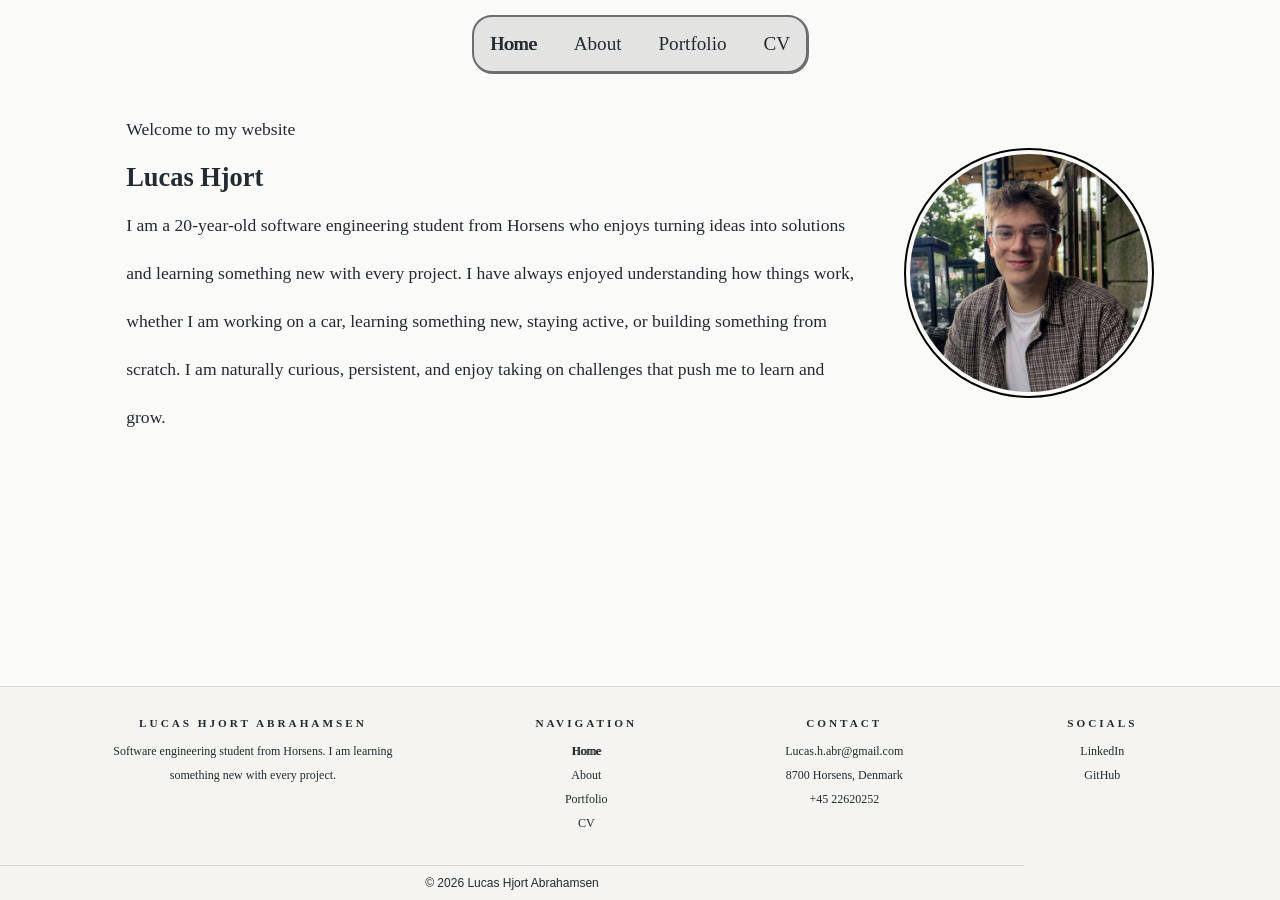
<file: index.html>
<!doctype html>
<html lang="en">
  <head>
    <meta charset="utf-8" />
    <meta name="viewport" content="width=device-width, initial-scale=1" />
    <title>Lucas Hjort | Home</title>
    <link rel="stylesheet" href="style.css" />
  </head>
  <body class="container">
    <header>
      <nav>
        <ul>
          <li><a href="index.html" class="active" id="hoverleft">Home</a></li>
          <li><a href="about.html">About</a></li>
          <li><a href="portfolio.html">Portfolio</a></li>
          <li><a href="cv.html" id="hoverright">CV</a></li>
        </ul>
      </nav>
    </header>
    <main>
      <section class="intro">
        <div class="introtext">
          <p>Welcome to my website</p>
          <h1>Lucas Hjort</h1>
          <p>
            I am a 20-year-old software engineering student from Horsens who
            enjoys turning ideas into solutions and learning something new with
            every project. I have always enjoyed understanding how things work,
            whether I am working on a car, learning something new, staying
            active, or building something from scratch. I am naturally curious,
            persistent, and enjoy taking on challenges that push me to learn and
            grow.
          </p>
        </div>
        <img class="portrait" src="pictures/mig.jpg" alt="Lucas" />
      </section>
    </main>
    <footer>
      <div class="footercontainer">
        <div class="footer-section">
          <h1>LUCAS HJORT ABRAHAMSEN</h1>
          <ul>
            <li>
              Software engineering student from Horsens. I am learning something
              new with every project.
            </li>
          </ul>
        </div>
        <div class="footer-section">
          <h1>NAVIGATION</h1>
          <ul>
            <li><a href="index.html" class="active">Home</a></li>
            <li><a href="about.html">About</a></li>
            <li><a href="portfolio.html">Portfolio</a></li>
            <li><a href="cv.html">CV</a></li>
          </ul>
        </div>
        <div class="footer-section">
          <h1>CONTACT</h1>
          <ul>
            <li>Lucas.h.abr@gmail.com</li>
            <li>8700 Horsens, Denmark</li>
            <li>+45 22620252</li>
          </ul>
        </div>
        <div class="footer-section">
          <h1>SOCIALS</h1>
          <ul>
            <li>
              <a
                href="https://www.linkedin.com/in/lucas-hjort-abrahamsen-8349b119a/"
                target="_blank"
                >LinkedIn</a
              >
            </li>
            <li>
              <a href="https://github.com/LucasHjort1" target="_blank"
                >GitHub</a
              >
            </li>
          </ul>
        </div>
      </div>
      <div id="underfooter">© 2026 Lucas Hjort Abrahamsen</div>
    </footer>
  </body>
</html>
</file>
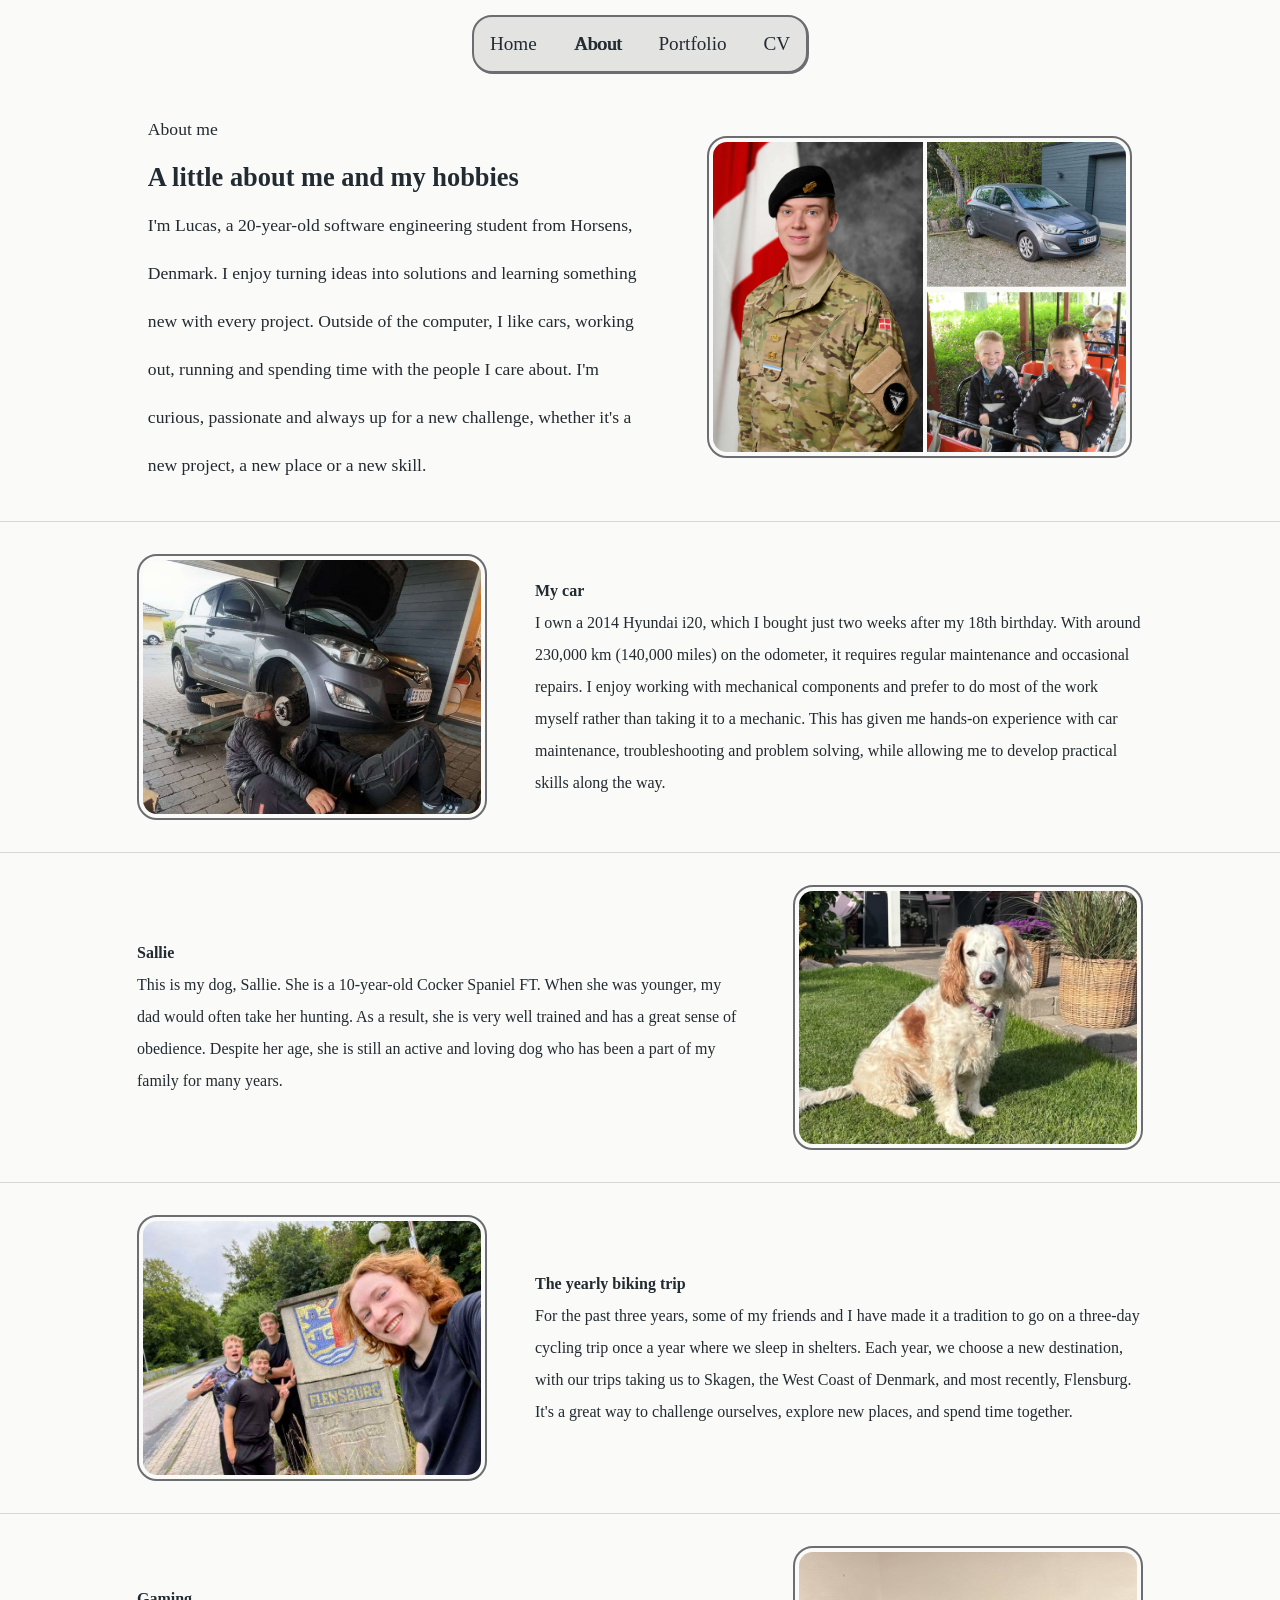
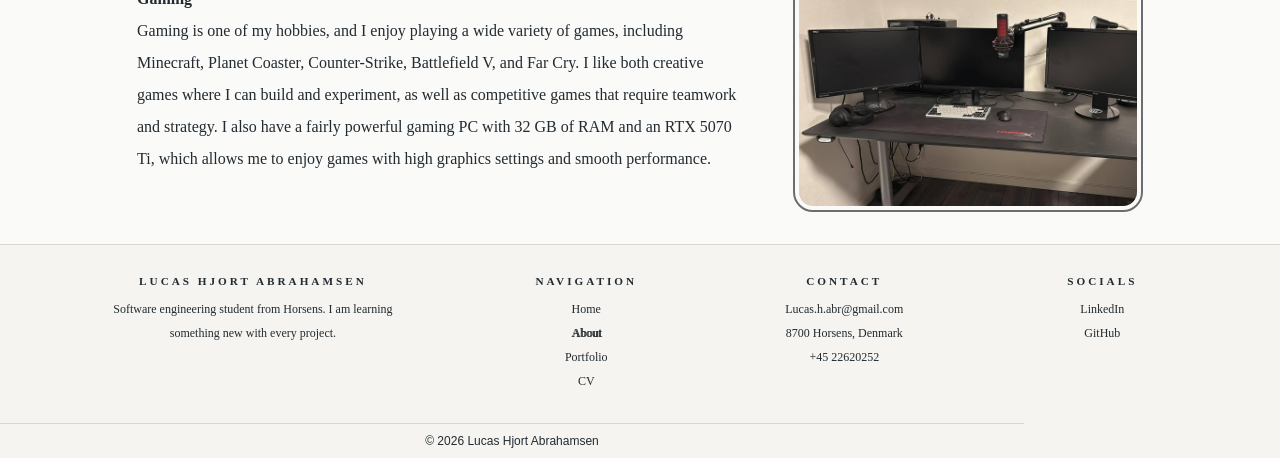
<file: about.html>
<!doctype html>
<html lang="en">
  <head>
    <meta charset="utf-8" />
    <meta name="viewport" content="width=device-width, initial-scale=1" />
    <title>Lucas Hjort | About</title>
    <link rel="stylesheet" href="style.css" />
  </head>
  <body class="container">
    <header>
      <nav>
        <ul class="navi">
          <li><a href="index.html" id="hoverleft">Home</a></li>
          <li><a href="about.html" class="active">About</a></li>
          <li><a href="portfolio.html">Portfolio</a></li>
          <li><a href="cv.html" id="hoverright">CV</a></li>
        </ul>
      </nav>
    </header>
    <main>
      <section class="aboutintro">
        <div class="aboutintrotext">
          <p>About me</p>
          <h1>A little about me and my hobbies</h1>
          <p>
            I'm Lucas, a 20-year-old software engineering student from Horsens,
            Denmark. I enjoy turning ideas into solutions and learning something
            new with every project. Outside of the computer, I like cars,
            working out, running and spending time with the people I care about.
            I'm curious, passionate and always up for a new challenge, whether
            it's a new project, a new place or a new skill.
          </p>
        </div>
        <img
          id="aboutimg"
          src="pictures/aboutme.png"
          alt="a photo collage of Lucas, his car and his brother"
        />
      </section>
      <section class="aboutsections">
        <img
          src="pictures/reperation.jpg"
          alt="Lucas repairing his car"
          class="aboutimg"
        />
        <div class="aboutsectioninner">
          <h1>My car</h1>
          <p>
            I own a 2014 Hyundai i20, which I bought just two weeks after my
            18th birthday. With around 230,000 km (140,000 miles) on the
            odometer, it requires regular maintenance and occasional repairs. I
            enjoy working with mechanical components and prefer to do most of
            the work myself rather than taking it to a mechanic. This has given
            me hands-on experience with car maintenance, troubleshooting and
            problem solving, while allowing me to develop practical skills along
            the way.
          </p>
        </div>
      </section>
      <section class="aboutsections">
        <div class="aboutsectioninner">
          <h1>Sallie</h1>
          <p>
            This is my dog, Sallie. She is a 10-year-old Cocker Spaniel FT. When
            she was younger, my dad would often take her hunting. As a result,
            she is very well trained and has a great sense of obedience. Despite
            her age, she is still an active and loving dog who has been a part
            of my family for many years.
          </p>
        </div>
        <img
          src="pictures/Sallie.jpg"
          alt="Lucas' dog, Sallie"
          class="aboutimg"
        />
      </section>
      <section class="aboutsections">
        <img
          src="pictures/biketrip.jpg"
          alt="Lucas and his friends on a biking trip."
          class="aboutimg"
        />
        <div class="aboutsectioninner">
          <h1>The yearly biking trip</h1>
          <p>
            For the past three years, some of my friends and I have made it a
            tradition to go on a three-day cycling trip once a year where we
            sleep in shelters. Each year, we choose a new destination, with our
            trips taking us to Skagen, the West Coast of Denmark, and most
            recently, Flensburg. It's a great way to challenge ourselves,
            explore new places, and spend time together.
          </p>
        </div>
      </section>
      <section class="aboutsections">
        <div class="aboutsectioninner">
          <h1>Gaming</h1>
          <p>
            Gaming is one of my hobbies, and I enjoy playing a wide variety of
            games, including Minecraft, Planet Coaster, Counter-Strike,
            Battlefield V, and Far Cry. I like both creative games where I can
            build and experiment, as well as competitive games that require
            teamwork and strategy. I also have a fairly powerful gaming PC with
            32 GB of RAM and an RTX 5070 Ti, which allows me to enjoy games with
            high graphics settings and smooth performance.
          </p>
        </div>
        <img
          src="pictures/computer.jpg"
          alt="A gaming computer"
          class="aboutimg"
        />
      </section>
    </main>
    <footer>
      <div class="footercontainer">
        <div class="footer-section">
          <h1>LUCAS HJORT ABRAHAMSEN</h1>
          <ul>
            <li>
              Software engineering student from Horsens. I am learning something
              new with every project.
            </li>
          </ul>
        </div>
        <div class="footer-section">
          <h1>NAVIGATION</h1>
          <ul>
            <li><a href="index.html">Home</a></li>
            <li><a href="about.html" class="active">About</a></li>
            <li><a href="portfolio.html">Portfolio</a></li>
            <li><a href="cv.html">CV</a></li>
          </ul>
        </div>
        <div class="footer-section">
          <h1>CONTACT</h1>
          <ul>
            <li>Lucas.h.abr@gmail.com</li>
            <li>8700 Horsens, Denmark</li>
            <li>+45 22620252</li>
          </ul>
        </div>
        <div class="footer-section">
          <h1>SOCIALS</h1>
          <ul>
            <li>
              <a
                href="https://www.linkedin.com/in/lucas-hjort-abrahamsen-8349b119a/"
                target="_blank"
                >LinkedIn</a
              >
            </li>
            <li>
              <a href="https://github.com/LucasHjort1" target="_blank"
                >GitHub</a
              >
            </li>
          </ul>
        </div>
      </div>
      <div id="underfooter">© 2026 Lucas Hjort Abrahamsen</div>
    </footer>
  </body>
</html>
</file>
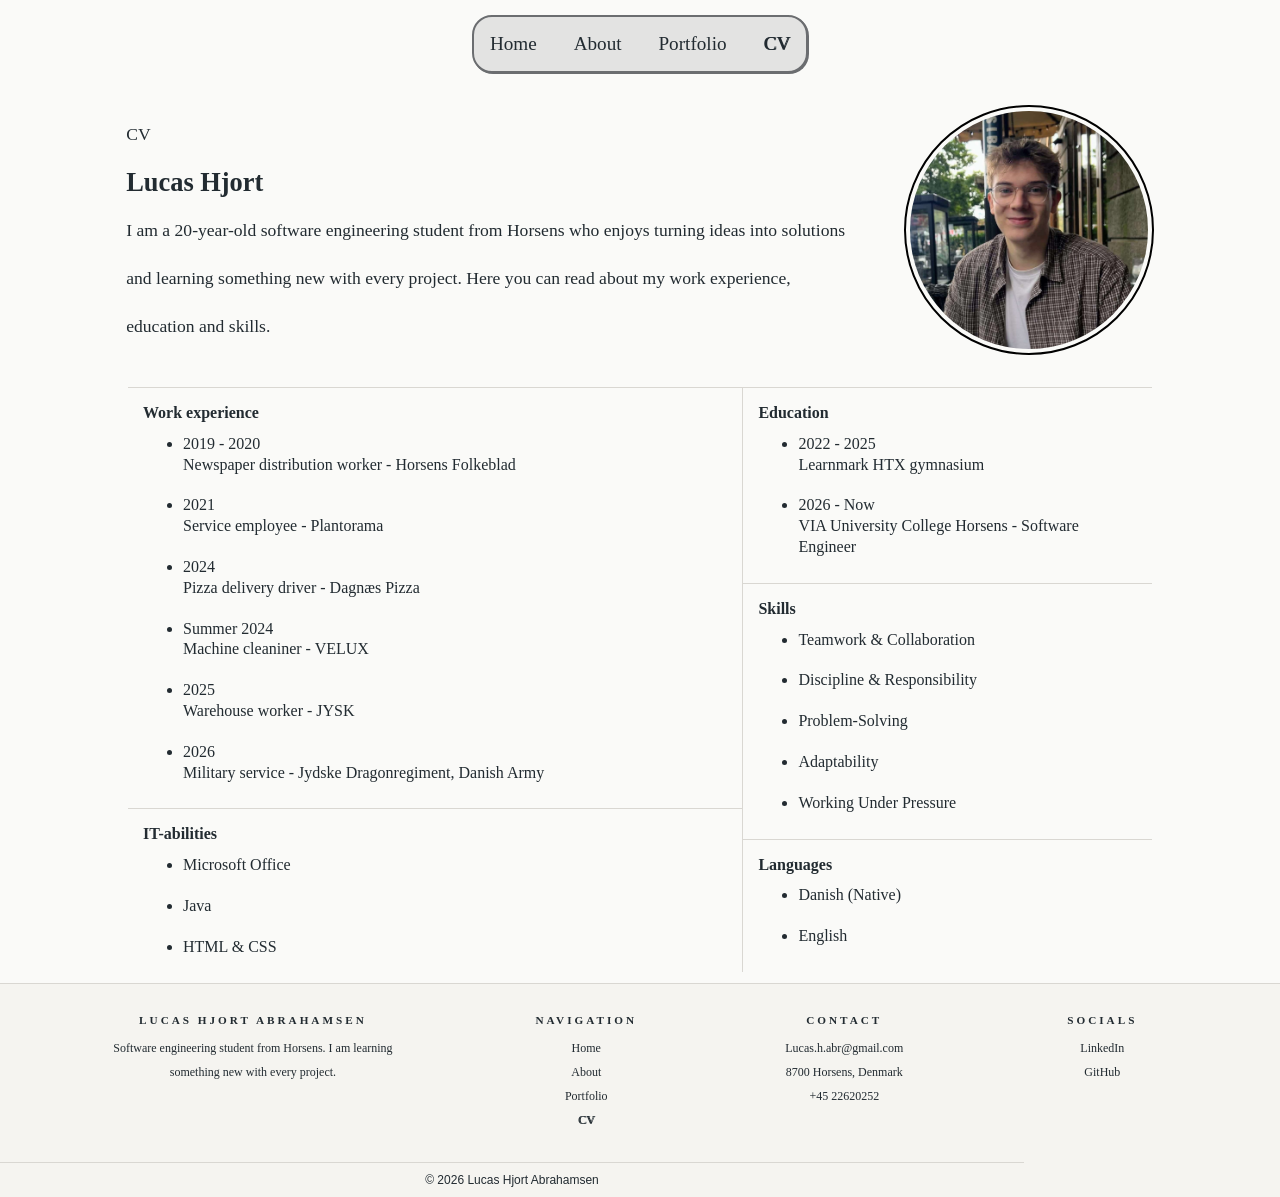
<file: cv.html>
<!doctype html>
<html lang="en">
  <head>
    <meta charset="utf-8" />
    <meta name="viewport" content="width=device-width, initial-scale=1" />
    <title>Lucas Hjort | CV</title>
    <link rel="stylesheet" href="style.css" />
  </head>
  <body class="container">
    <header>
      <nav>
        <ul class="navi">
          <li><a href="index.html" id="hoverleft">Home</a></li>
          <li><a href="about.html">About</a></li>
          <li><a href="portfolio.html">Portfolio</a></li>
          <li><a href="cv.html" id="hoverright" class="active">CV</a></li>
        </ul>
      </nav>
    </header>
    <main>
      <section class="intro">
        <div class="introtext">
          <p>CV</p>
          <h1>Lucas Hjort</h1>
          <p>
            I am a 20-year-old software engineering student from Horsens who
            enjoys turning ideas into solutions and learning something new with
            every project. Here you can read about my work experience, education
            and skills.
          </p>
        </div>
        <img
          class="portrait"
          src="pictures/mig.jpg"
          alt="Lucas sitting outside of a cafe"
        />
      </section>
      <section class="cvmain">
        <div class="cvleft">
          <div>
            <h1>Work experience</h1>
            <ul>
              <li>
                <p>2019 - 2020</p>
                <p>Newspaper distribution worker - Horsens Folkeblad</p>
              </li>
              <li>
                <p>2021</p>
                <p>Service employee - Plantorama</p>
              </li>
              <li>
                <p>2024</p>
                <p>Pizza delivery driver - Dagnæs Pizza</p>
              </li>
              <li>
                <p>Summer 2024</p>
                <p>Machine cleaniner - VELUX</p>
              </li>
              <li>
                <p>2025</p>
                <p>Warehouse worker - JYSK</p>
              </li>
              <li>
                <p>2026</p>
                <p>Military service - Jydske Dragonregiment, Danish Army</p>
              </li>
            </ul>
          </div>
          <div>
            <h1>IT-abilities</h1>
            <ul>
              <li>Microsoft Office</li>
              <li>Java</li>
              <li>HTML & CSS</li>
            </ul>
          </div>
        </div>
        <div class="cvright">
          <div>
            <h1>Education</h1>
            <ul>
              <li>
                <p>2022 - 2025</p>
                <p>Learnmark HTX gymnasium</p>
              </li>
              <li>
                <p>2026 - Now</p>
                <p>VIA University College Horsens - Software Engineer</p>
              </li>
            </ul>
          </div>
          <div>
            <h1>Skills</h1>
            <ul>
              <li>Teamwork & Collaboration</li>
              <li>Discipline & Responsibility</li>
              <li>Problem-Solving</li>
              <li>Adaptability</li>
              <li>Working Under Pressure</li>
            </ul>
          </div>
          <div>
            <h1>Languages</h1>
            <ul>
              <li>Danish (Native)</li>
              <li>English</li>
            </ul>
          </div>
        </div>
      </section>
    </main>
    <footer>
      <div class="footercontainer">
        <div class="footer-section">
          <h1>LUCAS HJORT ABRAHAMSEN</h1>
          <ul>
            <li>
              Software engineering student from Horsens. I am learning something
              new with every project.
            </li>
          </ul>
        </div>
        <div class="footer-section">
          <h1>NAVIGATION</h1>
          <ul>
            <li><a href="index.html">Home</a></li>
            <li><a href="about.html">About</a></li>
            <li><a href="portfolio.html">Portfolio</a></li>
            <li><a href="cv.html" class="active">CV</a></li>
          </ul>
        </div>
        <div class="footer-section">
          <h1>CONTACT</h1>
          <ul>
            <li>Lucas.h.abr@gmail.com</li>
            <li>8700 Horsens, Denmark</li>
            <li>+45 22620252</li>
          </ul>
        </div>
        <div class="footer-section">
          <h1>SOCIALS</h1>
          <ul>
            <li>
              <a
                href="https://www.linkedin.com/in/lucas-hjort-abrahamsen-8349b119a/"
                target="_blank"
                >LinkedIn</a
              >
            </li>
            <li>
              <a href="https://github.com/LucasHjort1" target="_blank"
                >GitHub</a
              >
            </li>
          </ul>
        </div>
      </div>
      <div id="underfooter">© 2026 Lucas Hjort Abrahamsen</div>
    </footer>
  </body>
</html>
</file>
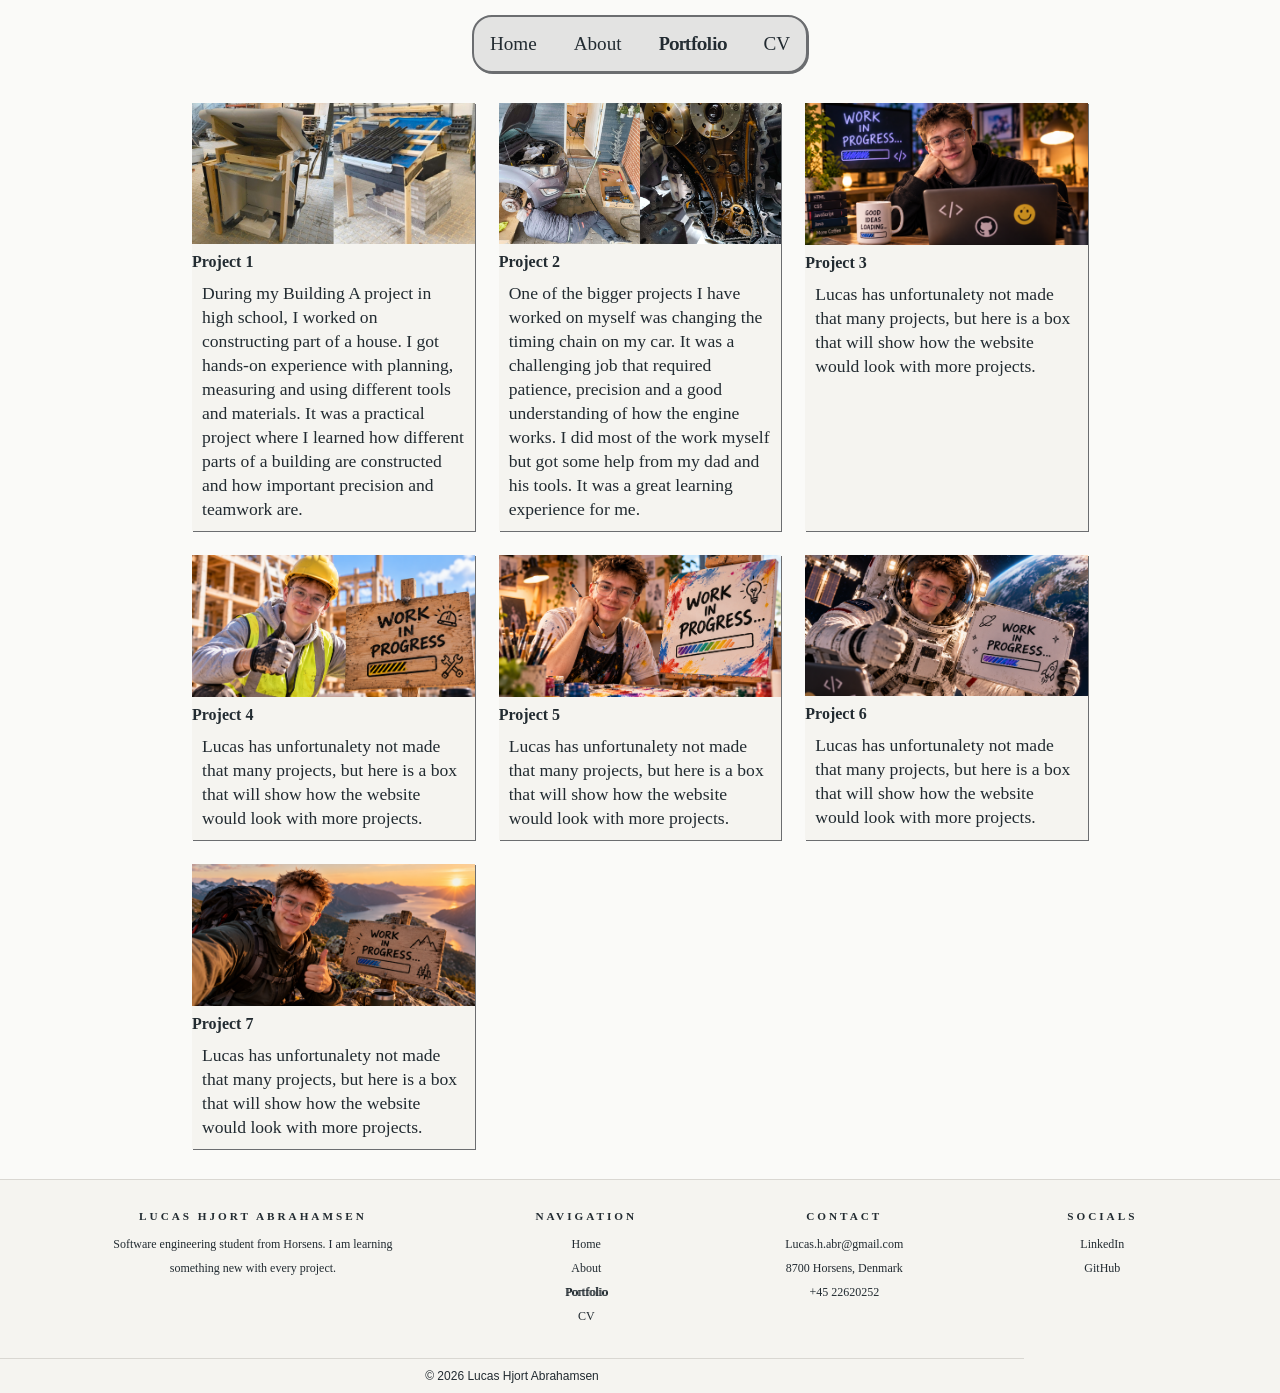
<file: portfolio.html>
<!doctype html>
<html lang="en">
  <head>
    <meta charset="utf-8" />
    <meta name="viewport" content="width=device-width, initial-scale=1" />
    <title>Lucas Hjort | Portfolio</title>
    <link rel="stylesheet" href="style.css" />
  </head>
  <body class="container">
    <header>
      <nav>
        <ul class="navi">
          <li><a href="index.html" id="hoverleft">Home</a></li>
          <li><a href="about.html">About</a></li>
          <li><a href="portfolio.html" class="active">Portfolio</a></li>
          <li><a href="cv.html" id="hoverright">CV</a></li>
        </ul>
      </nav>
    </header>
    <main>
      <section class="mainBoxes">
        <div>
          <img
            src="pictures/buildingproject.jpg"
            alt="A building project Lucas made"
          />
          <h1>Project 1</h1>
          <p>
            During my Building A project in high school, I worked on
            constructing part of a house. I got hands-on experience with
            planning, measuring and using different tools and materials. It was
            a practical project where I learned how different parts of a
            building are constructed and how important precision and teamwork
            are.
          </p>
        </div>
        <div>
          <img src="pictures/carproject.jpg" alt="Lucas' car being repaired" />
          <h1>Project 2</h1>
          <p>
            One of the bigger projects I have worked on myself was changing the
            timing chain on my car. It was a challenging job that required
            patience, precision and a good understanding of how the engine
            works. I did most of the work myself but got some help from my dad
            and his tools. It was a great learning experience for me.
          </p>
        </div>
        <div>
          <img src="pictures/Billede1.png" alt="Work in progress" />
          <h1>Project 3</h1>
          <p>
            Lucas has unfortunalety not made that many projects, but here is a
            box that will show how the website would look with more projects.
          </p>
        </div>
        <div>
          <img src="pictures/Billede2.png" alt="Work in progress" />
          <h1>Project 4</h1>
          <p>
            Lucas has unfortunalety not made that many projects, but here is a
            box that will show how the website would look with more projects.
          </p>
        </div>
        <div>
          <img src="pictures/Billede3.png" alt="Work in progress" />
          <h1>Project 5</h1>
          <p>
            Lucas has unfortunalety not made that many projects, but here is a
            box that will show how the website would look with more projects.
          </p>
        </div>
        <div>
          <img src="pictures/Billede4.png" alt="Work in progress" />
          <h1>Project 6</h1>
          <p>
            Lucas has unfortunalety not made that many projects, but here is a
            box that will show how the website would look with more projects.
          </p>
        </div>
        <div>
          <img src="pictures/Billede5.png" alt="Work in progress" />
          <h1>Project 7</h1>
          <p>
            Lucas has unfortunalety not made that many projects, but here is a
            box that will show how the website would look with more projects.
          </p>
        </div>
      </section>
    </main>
    <footer>
      <div class="footercontainer">
        <div class="footer-section">
          <h1>LUCAS HJORT ABRAHAMSEN</h1>
          <ul>
            <li>
              Software engineering student from Horsens. I am learning something
              new with every project.
            </li>
          </ul>
        </div>
        <div class="footer-section">
          <h1>NAVIGATION</h1>
          <ul>
            <li><a href="index.html">Home</a></li>
            <li><a href="about.html">About</a></li>
            <li><a href="portfolio.html" class="active">Portfolio</a></li>
            <li><a href="cv.html">CV</a></li>
          </ul>
        </div>
        <div class="footer-section">
          <h1>CONTACT</h1>
          <ul>
            <li>Lucas.h.abr@gmail.com</li>
            <li>8700 Horsens, Denmark</li>
            <li>+45 22620252</li>
          </ul>
        </div>
        <div class="footer-section">
          <h1>SOCIALS</h1>
          <ul>
            <li>
              <a
                href="https://www.linkedin.com/in/lucas-hjort-abrahamsen-8349b119a/"
                target="_blank"
                >LinkedIn</a
              >
            </li>
            <li>
              <a href="https://github.com/LucasHjort1" target="_blank"
                >GitHub</a
              >
            </li>
          </ul>
        </div>
      </div>
      <div id="underfooter">© 2026 Lucas Hjort Abrahamsen</div>
    </footer>
  </body>
</html>
</file>
<file: style.css>
:root {
  --main-color: #202124;
  --background-color: #fafaf8;
  --header-color: #e3e3e2;
  --border-color: #6b6d70;
  --hover-color: #6c8ead;
  --text-color: #222b31;
  --footer-border: #d9d7d2;
  --footer-color: #f5f4f0;
}
* {
  box-sizing: border-box;
  margin: 0px;
}
.container {
  display: grid;
  min-height: 100vh;
  background-color: var(--background-color);
  grid-template-columns: 1fr;
  grid-template-rows: auto 1fr auto;
  grid-template-areas:
    "header"
    "main"
    "footer";
}
header {
  grid-area: header;
  padding-top: 11px;
  font-family: Georgia, "Times New Roman", Times, serif;
}
nav {
  text-align: center;
  background-color: var(--header-color);
  border-radius: 20px;
  padding-block: 1rem;
  width: fit-content;
  margin-inline: auto;
  border: 2px solid var(--border-color);
  box-shadow: 1px 1px var(--border-color);
}
nav ul {
  margin: 0;
  padding: 0;
  white-space: nowrap;
}
nav li {
  display: inline;
  margin: 0;
  padding: 0;
}
nav a {
  text-decoration: none;
  color: var(--text-color);
  padding: 1rem;
}
#hoverleft:hover {
  background-color: var(--hover-color);
  border-top-left-radius: 18px;
  border-bottom-left-radius: 18px;
}
#hoverright:hover {
  background-color: var(--hover-color);
  border-top-right-radius: 18px;
  border-bottom-right-radius: 18px;
}
nav a:hover {
  background-color: var(--hover-color);
}
.active {
  text-shadow: 1px 0 var(--text-color);
}
main {
  color: var(--text-color);
  grid-area: main;
  font-family: Georgia, "Times New Roman", Times, serif;
}
.portrait {
  max-width: 100%;
  border-radius: 50%;
  padding: 4px;
  border: 2px solid black;
}
.intro {
  display: flex;
  align-items: center;
  justify-content: center;
  gap: 3rem;
  padding: 2rem;
}
.introtext {
  max-width: 60%;
  font-size: 1.1rem;
  line-height: 3rem;
}
.aboutintro {
  display: flex;
  align-items: center;
  justify-content: center;
  gap: 3rem;
  padding: 2rem;
}
.aboutintrotext {
  max-width: 42%;
  font-size: 1.1rem;
  line-height: 3rem;
}
#aboutimg {
  max-width: 35%;
  border-radius: 20px;
  padding: 4px;
  border: 2px solid var(--border-color);
}
.aboutsections {
  display: flex;
  align-items: center;
  justify-content: center;
  gap: 3rem;
  padding: 2rem;
  border-top: 1px solid var(--footer-border);
}
.aboutsectioninner {
  max-width: 50%;
  line-height: 2rem;
}
.aboutsectioninner p {
  margin-inline: auto;
}
.aboutsectioninner h1 {
  font-size: 1rem;
}
.aboutimg {
  max-width: 350px;
  border-radius: 20px;
  padding: 4px;
  border: 2px solid var(--border-color);
}
.mainBoxes {
  display: grid;
  grid-template-columns: 1fr 1fr 1fr;
  justify-items: center;
  margin-inline: 15%;
  margin-block: 30px;
  gap: 1.5rem;
}
.mainBoxes div {
  width: 100%;
  background-color: var(--footer-color);
  box-shadow: 1px 1px var(--border-color);
  overflow-wrap: anywhere;
  font-family: Georgia, "Times New Roman", Times, serif;
}
.mainBoxes div:hover {
  box-shadow: 2px 2px 5px 5px var(--border-color);
}
.mainBoxes img {
  width: 100%;
}
.mainBoxes div p {
  padding: 10px;
  line-height: 1.5rem;
  font-size: 1.1rem;
}
.mainBoxes div h1 {
  font-size: 1rem;
  justify-self: center;
  padding-top: 5px;
}
.cvmain {
  display: grid;
  grid-template-columns: 1.5fr 1fr;
  max-width: 80%;
  margin: auto;
  border-top: 1px solid var(--footer-border);
  line-height: 1.3rem;
}
.cvleft {
  grid-column: 1;
}
.cvleft div:not(:last-child) {
  border-bottom: 1px solid var(--footer-border);
}
.cvleft div {
  padding: 15px;
}
.cvright div {
  grid-column: 2;
  padding: 15px;
  border-left: 1px solid var(--footer-border);
}
.cvright div:not(:last-child) {
  border-bottom: 1px solid var(--footer-border);
}
.cvmain ul li {
  padding-block: 10px;
}
.cvmain h1 {
  font-size: 1rem;
}
footer {
  grid-area: footer;
  background-color: var(--footer-color);
  border-top: 1px solid var(--footer-border);
  color: var(--text-color);
  font-size: 0.75rem;
  font-family: Georgia, "Times New Roman", Times, serif;
  text-align: center;
}
.footercontainer {
  display: grid;
  grid-area: footer;
  grid-template-columns: 2fr 1fr 1fr 1fr;
  gap: 10%;
  padding: 30px;
  padding-inline: 8%;
}
.footer-section ul {
  list-style: none;
  margin: 0;
  padding: 0;
  padding-top: 10px;
  line-height: 1.5rem;
}
.footer-section a {
  text-decoration: none;
  color: var(--text-color);
}
.footer-section a:hover {
  text-decoration: underline;
}
.footer-section > h1 {
  font-size: 0.7rem;
  letter-spacing: 3px;
}
#underfooter {
  justify-self: center;
  width: 80%;
  background-color: var(--footer-color);
  border-top: 1px solid var(--footer-border);
  font-family: Arial, Helvetica, sans-serif;
  padding: 10px;
}
@media (min-width: 1025px) {
  nav {
    padding-block: 1rem;
    font-size: 1.2rem;
  }
  nav a {
    padding: 1rem;
  }
  header {
    padding-top: 15px;
  }
  .portrait {
    width: 250px;
  }
}
@media (max-width: 1024px) {
  nav {
    padding-block: 0.7rem;
    font-size: 1rem;
  }
  nav a {
    padding: 0.7rem;
  }
  .portrait {
    width: 200px;
  }
  .introtext {
    max-width: 60%;
    font-size: 1rem;
    line-height: 2.2rem;
  }
  .aboutintro {
    flex-direction: column;
    gap: 1rem;
  }
  .aboutintrotext {
    max-width: 90%;
    font-size: 1rem;
    line-height: 2.5rem;
  }
  #aboutimg {
    max-width: 50%;
  }
  .aboutsections {
    flex-direction: column;
    gap: 1rem;
  }
  .aboutsectioninner {
    order: 1;
    max-width: 80%;
  }
  .aboutimg {
    order: 2;
    max-width: 300px;
  }
  .mainBoxes {
    display: grid;
    grid-template-columns: 1fr 1fr;
    margin-inline: 10%;
    margin-top: 30px;
    gap: 1rem;
  }
  .mainBoxes div p {
    font-size: 0.9rem;
  }
  .cvmain {
    max-width: 90%;
    font-size: 0.9rem;
  }
  .footercontainer {
    display: grid;
    grid-template-columns: 1fr 1fr;
    justify-items: center;
  }
}
@media (max-width: 720px) {
  nav {
    padding-block: 0.5rem;
    font-size: 0.9rem;
  }
  nav a {
    padding: 0.5rem;
  }
  .portrait {
    width: 170px;
  }
  .intro {
    flex-direction: column;
  }
  .introtext {
    max-width: 90%;
    font-size: 0.9rem;
    line-height: 2rem;
  }
  .aboutintrotext {
    font-size: 0.9rem;
    line-height: 2rem;
  }
  #aboutimg {
    max-width: 250px;
  }
  .aboutsections {
    font-size: 0.9rem;
  }
  .aboutsectioninner {
    max-width: 90%;
  }
  .aboutimg {
    max-width: 250px;
  }
  .mainBoxes {
    display: grid;
    grid-template-columns: 1fr;
    margin-inline: 10%;
    margin-top: 30px;
    gap: 1rem;
  }
  .mainBoxes div p {
    font-size: 0.9rem;
  }
  .cvmain {
    grid-template-columns: 1fr;
    display: block;
    font-size: 0.8rem;
  }
  .cvright div {
    border: 0;
    margin-block: 30px;
    padding: 15px;
    border-top: 1px solid var(--footer-border);
  }
  .cvright div:not(:last-child) {
    border-bottom: none;
  }
  .footercontainer {
    display: grid;
    grid-template-columns: 1fr;
    justify-items: center;
    gap: 0;
  }
  .footer-section {
    align-items: center;
    flex-direction: column;
    display: flex;
    padding-block: 15px;
  }
}
</file>
